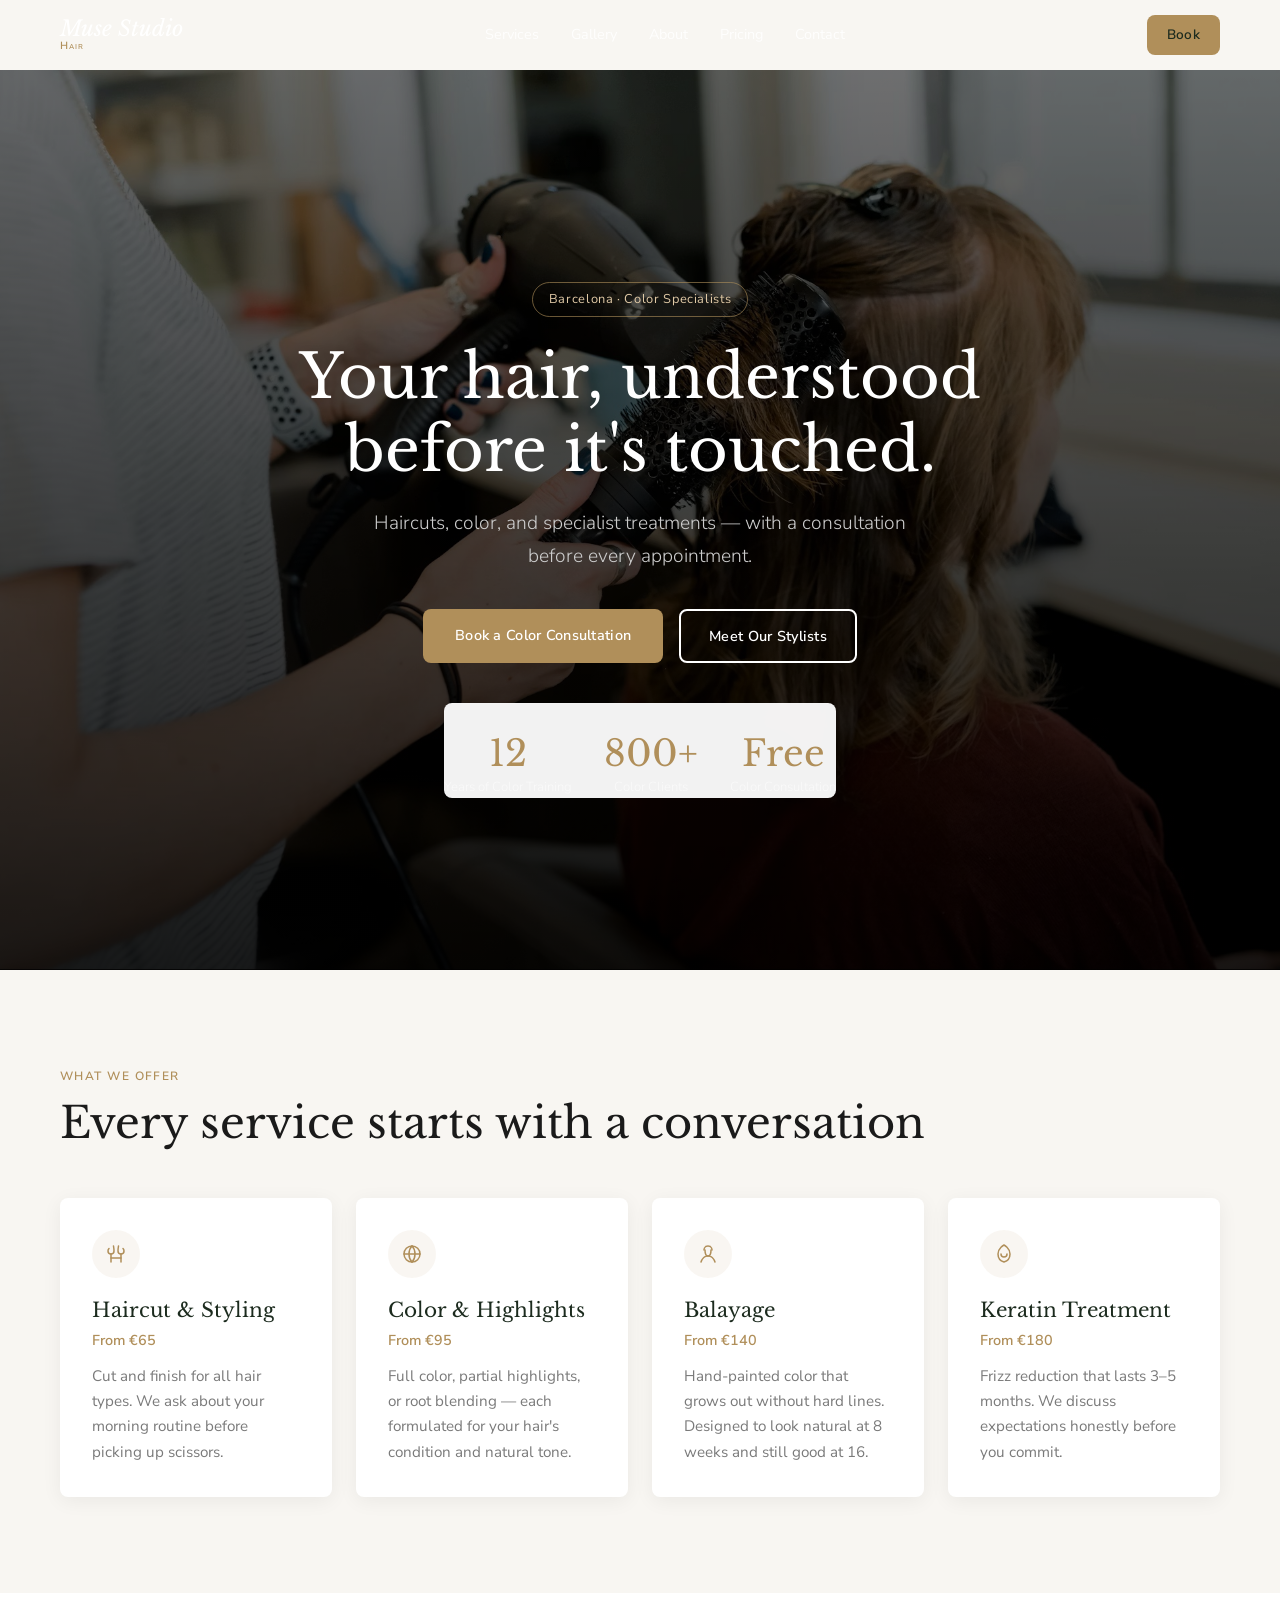
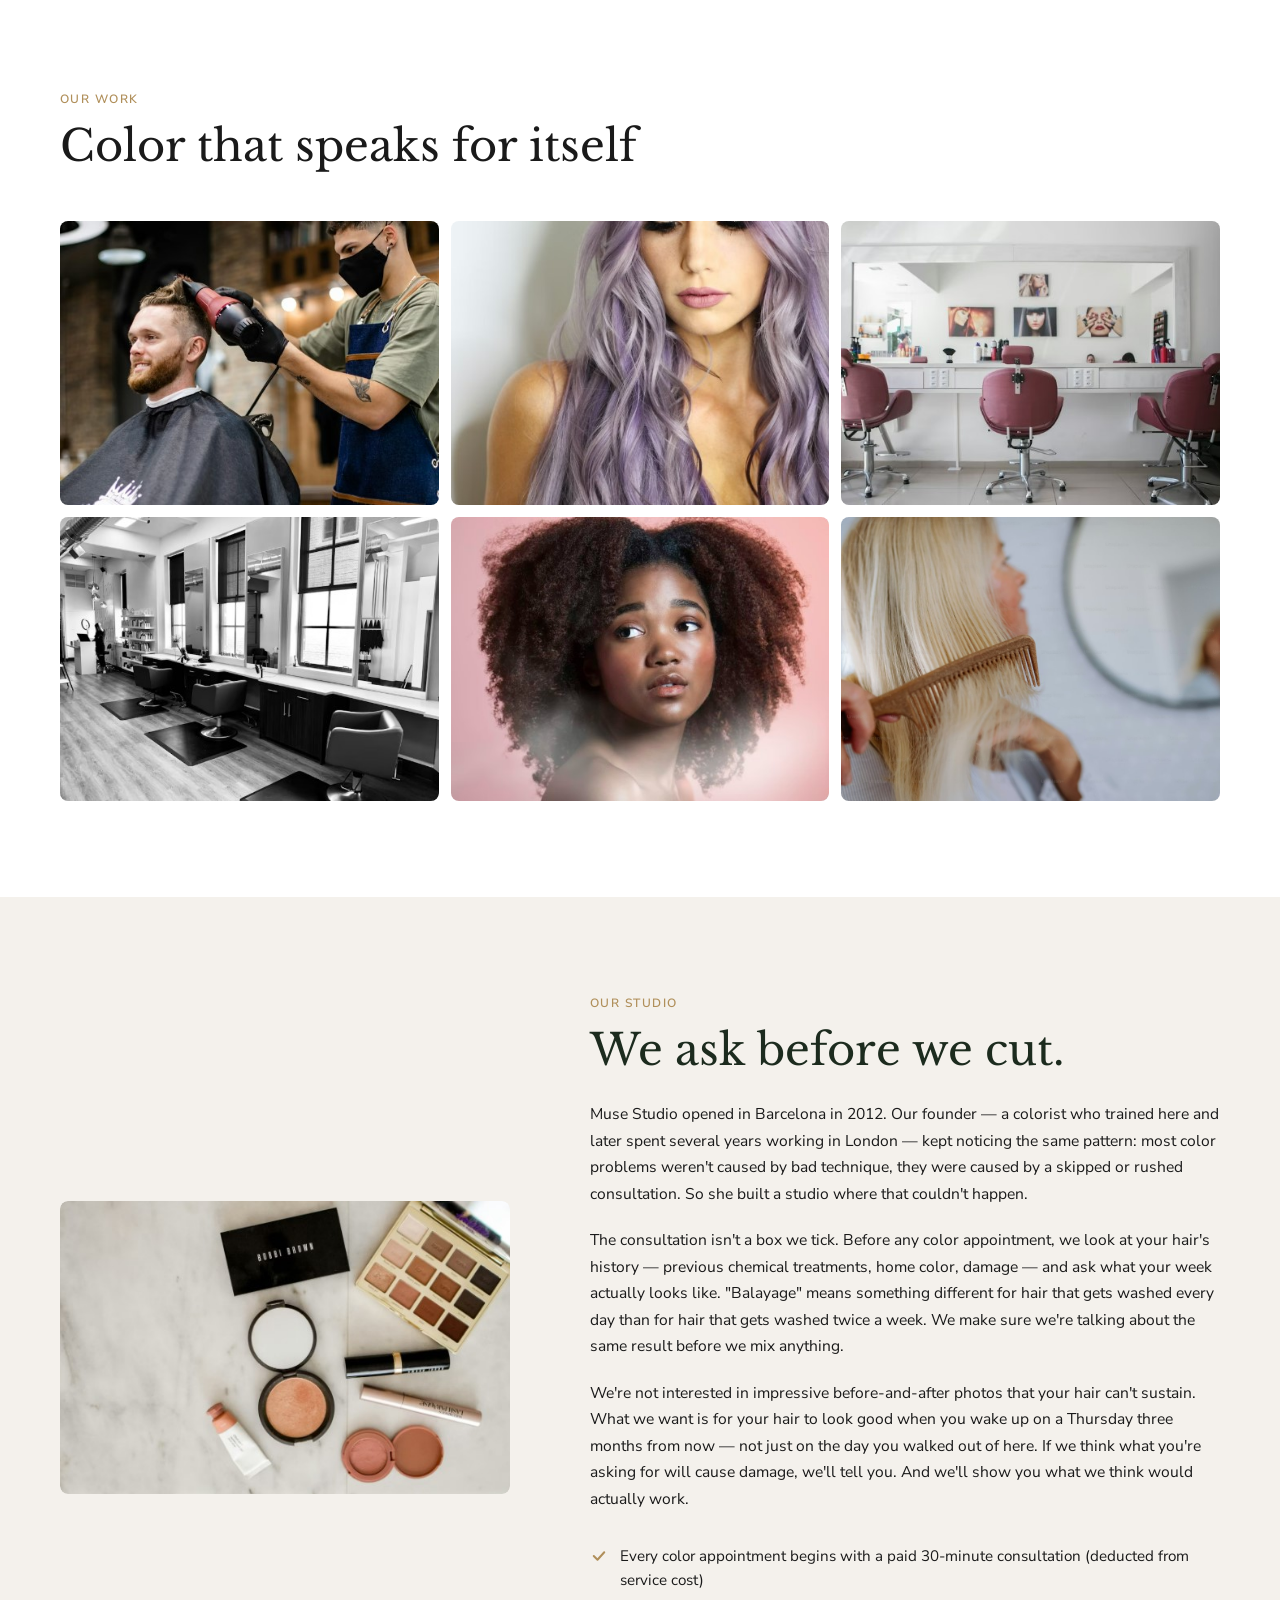
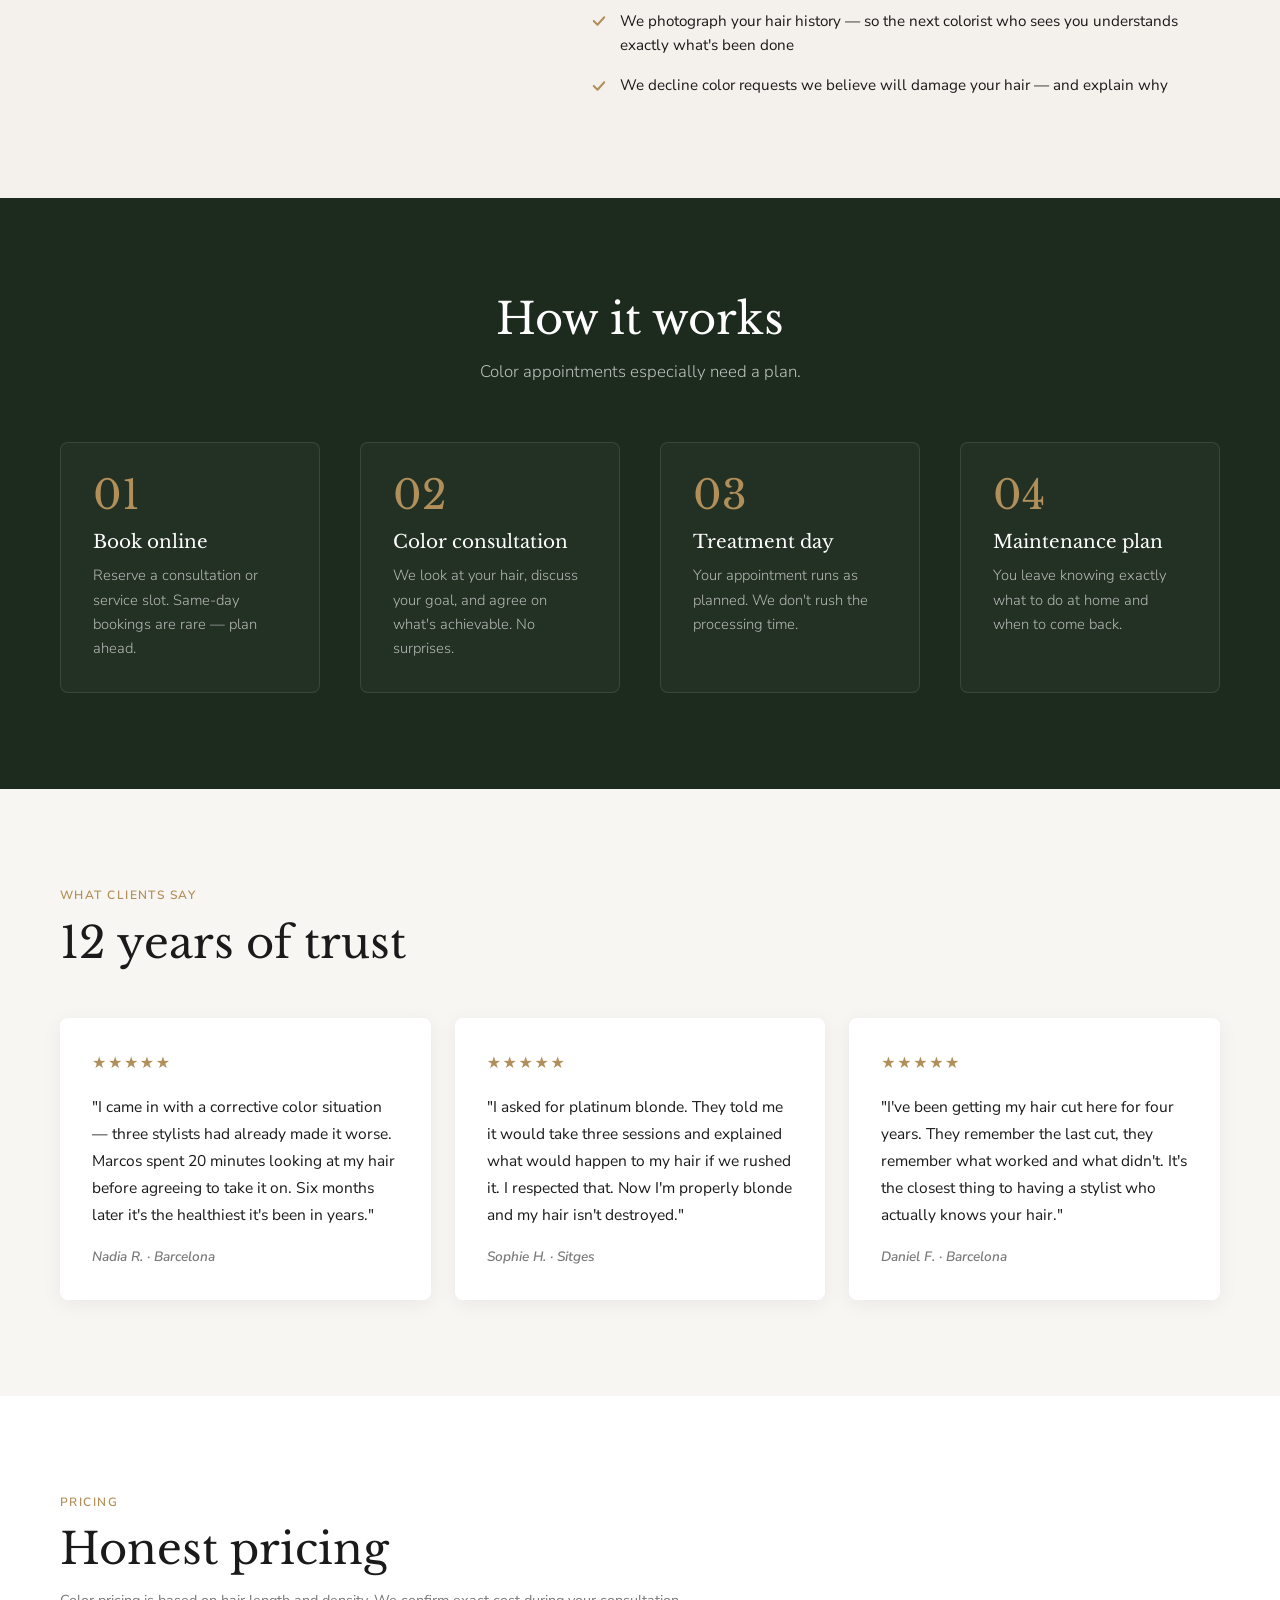
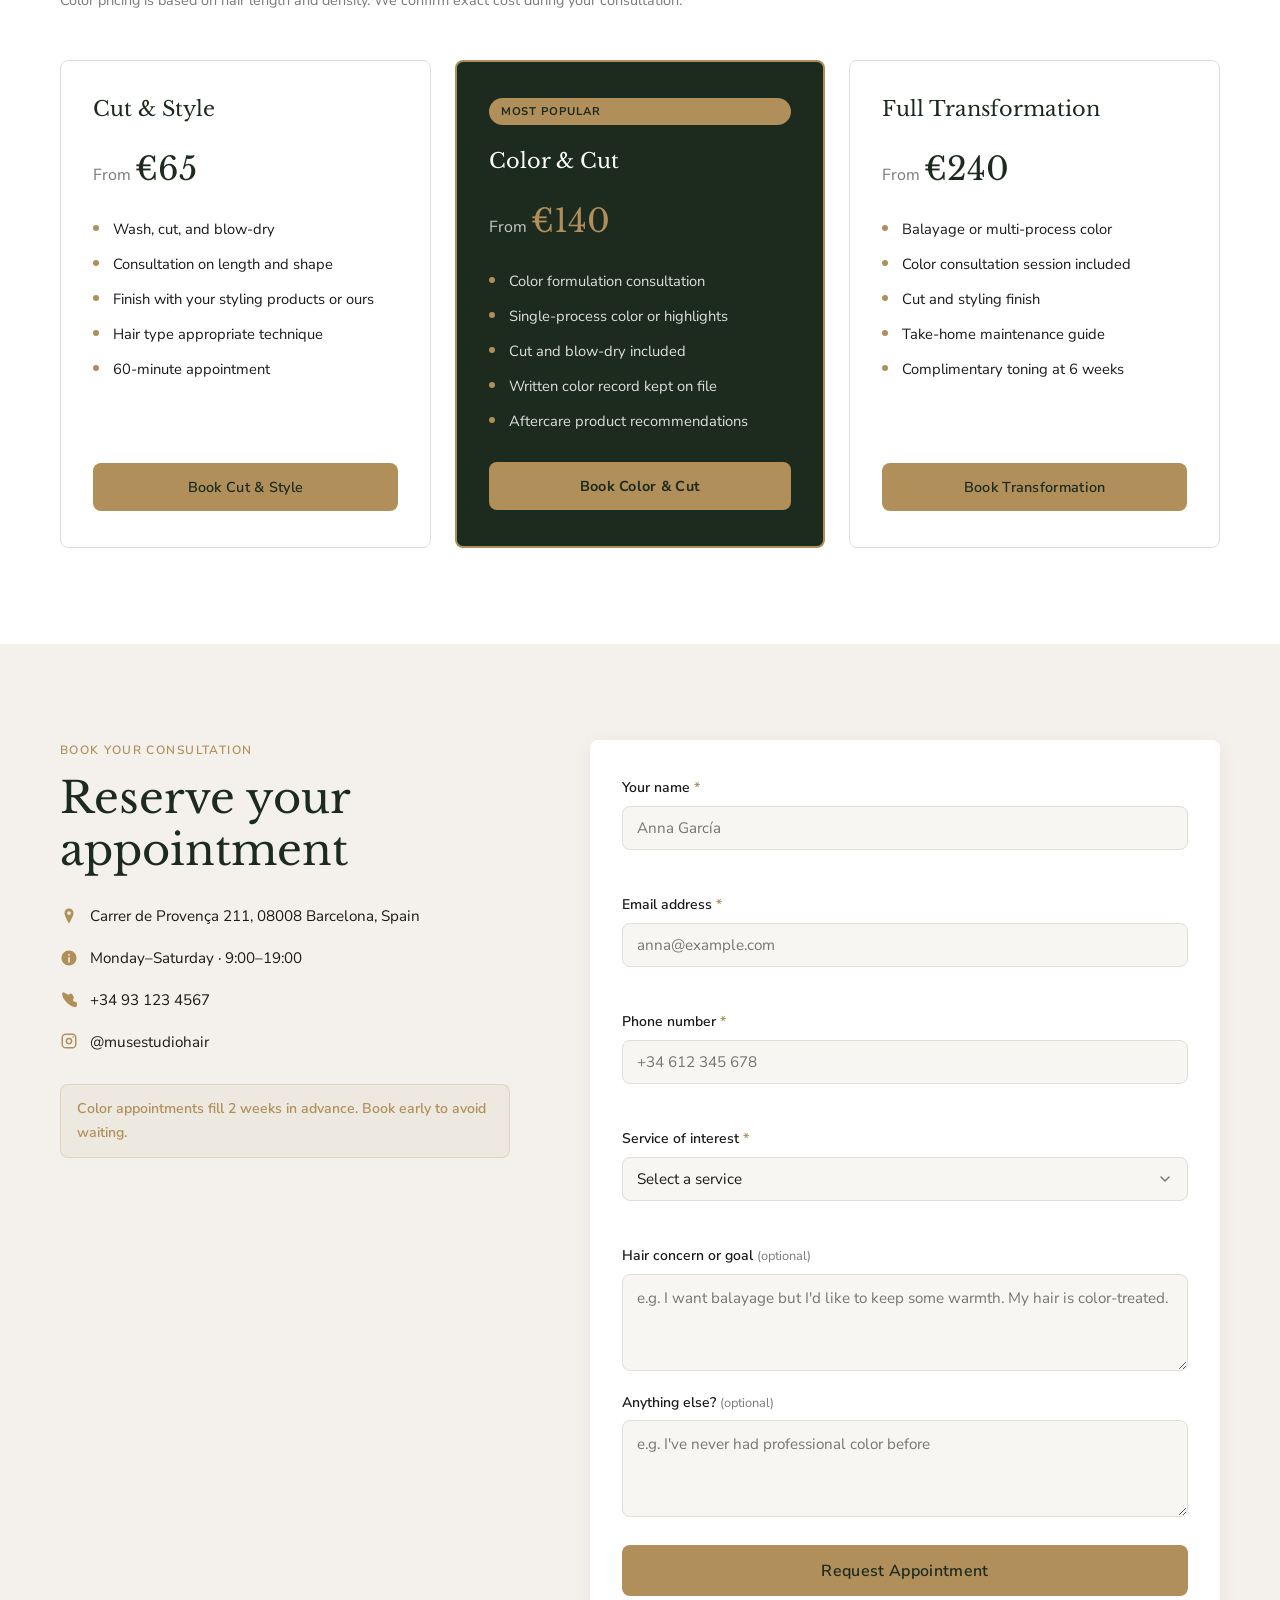
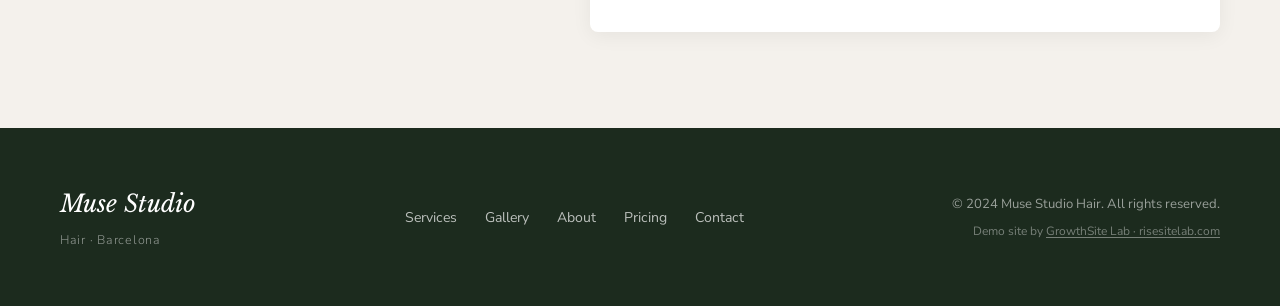
<file: index.html>
<!DOCTYPE html>
<html lang="en">
<head>
  <meta charset="UTF-8">
  <meta name="viewport" content="width=device-width, initial-scale=1.0">
  <meta name="description" content="Muse Studio Hair — boutique hair salon in Barcelona. Expert colorists with 12 years of training. Free color consultation before every appointment.">
  <meta property="og:title" content="Muse Studio Hair — Barcelona Color Specialists">
  <meta property="og:description" content="Haircuts, color, and specialist treatments with a consultation before every appointment. 12 years of color expertise.">
  <meta property="og:type" content="website">
  <link rel="icon" href="data:image/svg+xml,<svg xmlns='http://www.w83.org/2000/svg' viewBox='0 0 32 32'><rect width='32' height='32' rx='6' fill='%23000'/><text x='50%25' y='68%25' text-anchor='middle' font-family='sans-serif' font-weight='800' font-size='13' fill='%23FFD700'>GL</text></svg>">
  
    <title>Muse Studio Hair — Barcelona Color Specialists</title>

  <!-- Preload critical fonts -->
  <link rel="preload" href="https://fonts.googleapis.com/css2?family=Libre+Baskerville:ital,wght@0,400;0,700;1,400&family=Nunito+Sans:wght@300;400;600&display=swap" as="style">
  <link rel="stylesheet" href="https://fonts.googleapis.com/css2?family=Libre+Baskerville:ital,wght@0,400;0,700;1,400&family=Nunito+Sans:wght@300;400;600&display=swap">

  <link rel="stylesheet" href="css/styles.css">
</head>
<body>

  <!-- Schema.org SEO Microdata -->
  <script type="application/ld+json">
  {
    "@context": "https://schema.org",
    "@type": "HairSalon",
    "name": "Muse Studio Hair",
    "image": "assets/images/0.1_BakGround.jpg",
    "url": "https://muse-studio-hair.risesitelab.com",
    "telephone": "+34 93 123 4567",
    "address": {
      "@type": "PostalAddress",
      "streetAddress": "Carrer de Provença 211",
      "addressLocality": "Barcelona",
      "postalCode": "08008",
      "addressCountry": "ES"
    },
    "openingHoursSpecification": {
      "@type": "OpeningHoursSpecification",
      "dayOfWeek": ["Monday","Tuesday","Wednesday","Thursday","Friday","Saturday"],
      "opens": "09:00",
      "closes": "19:00"
    },
    "priceRange": "€€€"
  }
  </script>

  <!-- ===== HEADER ===== -->
  <header class="site-header" id="site-header">
    <div class="container header__inner">
      <a href="#" class="logo" aria-label="Muse Studio Hair — home">
        <span class="logo__name">Muse Studio</span>
        <span class="logo__sub">Hair</span>
      </a>

      <nav class="nav" id="desktop-nav" aria-label="Main navigation">
        <ul class="nav__list">
          <li><a class="nav__link" href="#services">Services</a></li>
          <li><a class="nav__link" href="#gallery">Gallery</a></li>
          <li><a class="nav__link" href="#about">About</a></li>
          <li><a class="nav__link" href="#pricing">Pricing</a></li>
          <li><a class="nav__link" href="#contact">Contact</a></li>
        </ul>
      </nav>

      <a href="#contact" class="btn btn--primary header__cta">Book</a>

      <button
        class="burger"
        id="burger"
        aria-label="Open navigation menu"
        aria-expanded="false"
        aria-controls="mobile-nav"
        type="button"
      >
        <span class="burger__line"></span>
        <span class="burger__line"></span>
        <span class="burger__line"></span>
      </button>
    </div>

    <!-- Mobile Nav Overlay -->
    <nav
      class="mobile-nav"
      id="mobile-nav"
      aria-label="Mobile navigation"
      aria-hidden="true"
    >
      <ul class="mobile-nav__list">
        <li><a class="mobile-nav__link" href="#services">Services</a></li>
        <li><a class="mobile-nav__link" href="#gallery">Gallery</a></li>
        <li><a class="mobile-nav__link" href="#about">About</a></li>
        <li><a class="mobile-nav__link" href="#pricing">Pricing</a></li>
        <li><a class="mobile-nav__link" href="#contact">Contact</a></li>
      </ul>
      <a href="#contact" class="btn btn--primary mobile-nav__cta">Book a Consultation</a>
    </nav>
  </header>

  <main>

    <!-- ===== HERO ===== -->
    <section class="hero" id="hero" aria-label="Hero" style="position: relative; overflow: hidden;">
      <!-- Background Image -->
      <div style="position: absolute; inset: 0; z-index: 0;">
        <img src="assets/images/0.1_BakGround.jpg" alt="" style="width: 100%; height: 100%; object-fit: cover; filter: brightness(0.55);" aria-hidden="true">
      </div>
      <!-- Gradient Overlay -->
      <div style="position: absolute; inset: 0; background: linear-gradient(to bottom, rgba(0,0,0,0.2), rgba(0,0,0,0.8)); z-index: 1;"></div>

      <div class="hero__inner container" style="position: relative; z-index: 2; color: #ffffff;">
        <span class="hero__badge reveal" style="color: #e0c9a6; border-color: rgba(176, 143, 90, 0.6);">Barcelona · Color Specialists</span>
        <h1 class="hero__heading reveal" style="color: #ffffff;">Your hair, understood before it's touched.</h1>
        <p class="hero__subtitle reveal" style="color: #cccccc;">Haircuts, color, and specialist treatments — with a consultation before every appointment.</p>
        <div class="hero__ctas reveal">
          <a href="#contact" class="btn btn--hero-primary" style="background: #B08F5A; color: #ffffff; border: none;">Book a Color Consultation</a>
          <a href="#about" class="btn btn--outline" style="border-color: #ffffff; color: #ffffff;">Meet Our Stylists</a>
        </div>
        <div class="hero__stats reveal" style="background: rgba(255, 255, 255, 0.95); backdrop-filter: blur(10px); border-radius: 8px; color: #111111;">
          <div class="hero__stat">
            <span class="hero__stat-num">12</span>
            <span class="hero__stat-label">Years of Color Training</span>
          </div>
          <div class="hero__stat">
            <span class="hero__stat-num">800+</span>
            <span class="hero__stat-label">Color Clients</span>
          </div>
          <div class="hero__stat">
            <span class="hero__stat-num">Free</span>
            <span class="hero__stat-label">Color Consultation</span>
          </div>
        </div>
      </div>
    </section>

    <!-- ===== SERVICES ===== -->
    <section class="services" id="services" aria-label="Services">
      <div class="container">
        <div class="section-header reveal">
          <span class="section-label">What We Offer</span>
          <h2>Every service starts with a conversation</h2>
        </div>

        <div class="services__grid">

          <article class="service-card reveal">
            <div class="service-card__icon" aria-hidden="true">
              <svg width="24" height="24" viewBox="0 0 24 24" fill="none" xmlns="http://www.w3.org/2000/svg" focusable="false">
                <path d="M9.5 4C9.5 4 10 7 10 9C10 11 8.5 12 7 12C5.5 12 4 11 4 9C4 7.5 5 6.5 5 6.5" stroke="#B08F5A" stroke-width="1.5" stroke-linecap="round"/>
                <path d="M14.5 4C14.5 4 14 7 14 9C14 11 15.5 12 17 12C18.5 12 20 11 20 9C20 7.5 19 6.5 19 6.5" stroke="#B08F5A" stroke-width="1.5" stroke-linecap="round"/>
                <path d="M7 12V20M17 12V20" stroke="#B08F5A" stroke-width="1.5" stroke-linecap="round"/>
                <path d="M7 16H17" stroke="#B08F5A" stroke-width="1.5" stroke-linecap="round"/>
              </svg>
            </div>
            <h3 class="service-card__title">Haircut &amp; Styling</h3>
            <span class="service-card__price">From €65</span>
            <p class="service-card__desc">Cut and finish for all hair types. We ask about your morning routine before picking up scissors.</p>
          </article>

          <article class="service-card reveal">
            <div class="service-card__icon" aria-hidden="true">
              <svg width="24" height="24" viewBox="0 0 24 24" fill="none" xmlns="http://www.w3.org/2000/svg" focusable="false">
                <circle cx="12" cy="12" r="8" stroke="#B08F5A" stroke-width="1.5"/>
                <path d="M12 4C12 4 9 7 9 12C9 17 12 20 12 20" stroke="#B08F5A" stroke-width="1.5" stroke-linecap="round"/>
                <path d="M12 4C12 4 15 7 15 12C15 17 12 20 12 20" stroke="#B08F5A" stroke-width="1.5" stroke-linecap="round"/>
                <path d="M4 12H20" stroke="#B08F5A" stroke-width="1.5" stroke-linecap="round"/>
              </svg>
            </div>
            <h3 class="service-card__title">Color &amp; Highlights</h3>
            <span class="service-card__price">From €95</span>
            <p class="service-card__desc">Full color, partial highlights, or root blending — each formulated for your hair's condition and natural tone.</p>
          </article>

          <article class="service-card reveal">
            <div class="service-card__icon" aria-hidden="true">
              <svg width="24" height="24" viewBox="0 0 24 24" fill="none" xmlns="http://www.w3.org/2000/svg" focusable="false">
                <path d="M5 20C5 20 7 14 12 14C17 14 19 20 19 20" stroke="#B08F5A" stroke-width="1.5" stroke-linecap="round"/>
                <path d="M8 8C8 8 8 4 12 4C16 4 16 8 16 8" stroke="#B08F5A" stroke-width="1.5" stroke-linecap="round"/>
                <path d="M9 8C9 11 10 14 12 14C14 14 15 11 15 8" stroke="#B08F5A" stroke-width="1.5" stroke-linecap="round"/>
              </svg>
            </div>
            <h3 class="service-card__title">Balayage</h3>
            <span class="service-card__price">From €140</span>
            <p class="service-card__desc">Hand-painted color that grows out without hard lines. Designed to look natural at 8 weeks and still good at 16.</p>
          </article>

          <article class="service-card reveal">
            <div class="service-card__icon" aria-hidden="true">
              <svg width="24" height="24" viewBox="0 0 24 24" fill="none" xmlns="http://www.w3.org/2000/svg" focusable="false">
                <path d="M12 3C12 3 6 6 6 12C6 16 8.5 19 12 20C15.5 19 18 16 18 12C18 6 12 3 12 3Z" stroke="#B08F5A" stroke-width="1.5" stroke-linecap="round" stroke-linejoin="round"/>
                <path d="M9 12C9 13.657 10.343 15 12 15C13.657 15 15 13.657 15 12" stroke="#B08F5A" stroke-width="1.5" stroke-linecap="round"/>
              </svg>
            </div>
            <h3 class="service-card__title">Keratin Treatment</h3>
            <span class="service-card__price">From €180</span>
            <p class="service-card__desc">Frizz reduction that lasts 3–5 months. We discuss expectations honestly before you commit.</p>
          </article>

        </div>
      </div>
    </section>

    <!-- ===== GALLERY ===== -->
    <section class="gallery" id="gallery" aria-label="Gallery">
      <div class="container">
        <div class="section-header reveal">
          <span class="section-label">Our Work</span>
          <h2>Color that speaks for itself</h2>
        </div>

        <div class="gallery__grid">

          <figure class="gallery__item reveal">
            <img src="assets/images/1_Men.jpg" alt="Before and after balayage transformation on dark brunette hair" width="800" height="600" loading="lazy">
            <figcaption class="gallery__caption">Balayage Transformation</figcaption>
          </figure>

          <figure class="gallery__item reveal">
            <img src="assets/images/2_Violet.jpg" alt="Warm honey highlights on medium-length hair, styled at Muse Studio" width="800" height="600" loading="lazy">
            <figcaption class="gallery__caption">Honey Highlights</figcaption>
          </figure>

          <figure class="gallery__item reveal">
            <img src="assets/images/3_Salon.jpg" alt="Interior of Muse Studio Hair salon in Barcelona" width="800" height="600" loading="lazy">
            <figcaption class="gallery__caption">Our Studio</figcaption>
          </figure>

          <figure class="gallery__item reveal">
            <img src="assets/images/4_Black_Salon.jpg" alt="Stylist applying balayage color at Muse Studio" width="800" height="600" loading="lazy">
            <figcaption class="gallery__caption">The Craft</figcaption>
          </figure>

          <figure class="gallery__item reveal">
            <img src="assets/images/5_Krulen.jpg" alt="Rich auburn full-color result on long straight hair" width="800" height="600" loading="lazy">
            <figcaption class="gallery__caption">Auburn Full Color</figcaption>
          </figure>

          <figure class="gallery__item reveal">
            <img src="assets/images/6_Soft_Blonde.jpg" alt="Soft blonde balayage with natural root shadow, loose waves" width="800" height="600" loading="lazy">
            <figcaption class="gallery__caption">Soft Blonde Balayage</figcaption>
          </figure>

        </div>
      </div>
    </section>

    <!-- ===== ABOUT ===== -->
    <section class="about" id="about" aria-label="About Muse Studio">
      <div class="container about__inner">

        <div class="about__image-wrap reveal">
          <img src="assets/images/7_Tools.jpg" alt="Muse Studio Hair — Barcelona salon interior with natural light" width="600" height="750" loading="lazy">
        </div>

        <div class="about__content">
          <span class="section-label reveal">Our Studio</span>
          <h2 class="reveal">We ask before we cut.</h2>

          <p class="reveal">Muse Studio opened in Barcelona in 2012. Our founder — a colorist who trained here and later spent several years working in London — kept noticing the same pattern: most color problems weren't caused by bad technique, they were caused by a skipped or rushed consultation. So she built a studio where that couldn't happen.</p>

          <p class="reveal">The consultation isn't a box we tick. Before any color appointment, we look at your hair's history — previous chemical treatments, home color, damage — and ask what your week actually looks like. "Balayage" means something different for hair that gets washed every day than for hair that gets washed twice a week. We make sure we're talking about the same result before we mix anything.</p>

          <p class="reveal">We're not interested in impressive before-and-after photos that your hair can't sustain. What we want is for your hair to look good when you wake up on a Thursday three months from now — not just on the day you walked out of here. If we think what you're asking for will cause damage, we'll tell you. And we'll show you what we think would actually work.</p>

          <ul class="about__bullets" aria-label="Our differentiators">
            <li class="about__bullet reveal">
              <span class="about__bullet-icon" aria-hidden="true">
                <svg width="18" height="18" viewBox="0 0 18 18" fill="none" xmlns="http://www.w3.org/2000/svg" focusable="false">
                  <path d="M3.75 9L7.5 12.75L14.25 5.25" stroke="#B08F5A" stroke-width="2" stroke-linecap="round" stroke-linejoin="round"/>
                </svg>
              </span>
              Every color appointment begins with a paid 30-minute consultation (deducted from service cost)
            </li>
            <li class="about__bullet reveal">
              <span class="about__bullet-icon" aria-hidden="true">
                <svg width="18" height="18" viewBox="0 0 18 18" fill="none" xmlns="http://www.w3.org/2000/svg" focusable="false">
                  <path d="M3.75 9L7.5 12.75L14.25 5.25" stroke="#B08F5A" stroke-width="2" stroke-linecap="round" stroke-linejoin="round"/>
                </svg>
              </span>
              We photograph your hair history — so the next colorist who sees you understands exactly what's been done
            </li>
            <li class="about__bullet reveal">
              <span class="about__bullet-icon" aria-hidden="true">
                <svg width="18" height="18" viewBox="0 0 18 18" fill="none" xmlns="http://www.w3.org/2000/svg" focusable="false">
                  <path d="M3.75 9L7.5 12.75L14.25 5.25" stroke="#B08F5A" stroke-width="2" stroke-linecap="round" stroke-linejoin="round"/>
                </svg>
              </span>
              We decline color requests we believe will damage your hair — and explain why
            </li>
          </ul>
        </div>

      </div>
    </section>

    <!-- ===== PROCESS ===== -->
    <section class="process" id="process" aria-label="How it works">
      <div class="container">
        <div class="process__header reveal">
          <h2>How it works</h2>
          <p class="process__subtitle">Color appointments especially need a plan.</p>
        </div>

        <div class="process__steps">

          <div class="process__step reveal">
            <span class="process__num" aria-hidden="true">01</span>
            <h3 class="process__step-title">Book online</h3>
            <p class="process__step-desc">Reserve a consultation or service slot. Same-day bookings are rare — plan ahead.</p>
          </div>

          <div class="process__step reveal">
            <span class="process__num" aria-hidden="true">02</span>
            <h3 class="process__step-title">Color consultation</h3>
            <p class="process__step-desc">We look at your hair, discuss your goal, and agree on what's achievable. No surprises.</p>
          </div>

          <div class="process__step reveal">
            <span class="process__num" aria-hidden="true">03</span>
            <h3 class="process__step-title">Treatment day</h3>
            <p class="process__step-desc">Your appointment runs as planned. We don't rush the processing time.</p>
          </div>

          <div class="process__step reveal">
            <span class="process__num" aria-hidden="true">04</span>
            <h3 class="process__step-title">Maintenance plan</h3>
            <p class="process__step-desc">You leave knowing exactly what to do at home and when to come back.</p>
          </div>

        </div>
      </div>
    </section>

    <!-- ===== TESTIMONIALS ===== -->
    <section class="testimonials" id="testimonials" aria-label="Client testimonials">
      <div class="container">
        <div class="section-header reveal">
          <span class="section-label">What Clients Say</span>
          <h2>12 years of trust</h2>
        </div>

        <div class="testimonials__grid">

          <article class="testimonial-card reveal">
            <div class="testimonial-card__stars" aria-label="5 out of 5 stars">
              <span aria-hidden="true">★★★★★</span>
            </div>
            <blockquote class="testimonial-card__quote">
              "I came in with a corrective color situation — three stylists had already made it worse. Marcos spent 20 minutes looking at my hair before agreeing to take it on. Six months later it's the healthiest it's been in years."
            </blockquote>
            <cite class="testimonial-card__client">Nadia R. · Barcelona</cite>
          </article>

          <article class="testimonial-card reveal">
            <div class="testimonial-card__stars" aria-label="5 out of 5 stars">
              <span aria-hidden="true">★★★★★</span>
            </div>
            <blockquote class="testimonial-card__quote">
              "I asked for platinum blonde. They told me it would take three sessions and explained what would happen to my hair if we rushed it. I respected that. Now I'm properly blonde and my hair isn't destroyed."
            </blockquote>
            <cite class="testimonial-card__client">Sophie H. · Sitges</cite>
          </article>

          <article class="testimonial-card reveal">
            <div class="testimonial-card__stars" aria-label="5 out of 5 stars">
              <span aria-hidden="true">★★★★★</span>
            </div>
            <blockquote class="testimonial-card__quote">
              "I've been getting my hair cut here for four years. They remember the last cut, they remember what worked and what didn't. It's the closest thing to having a stylist who actually knows your hair."
            </blockquote>
            <cite class="testimonial-card__client">Daniel F. · Barcelona</cite>
          </article>

        </div>
      </div>
    </section>

    <!-- ===== PRICING ===== -->
    <section class="pricing" id="pricing" aria-label="Pricing">
      <div class="container">
        <div class="section-header reveal">
          <span class="section-label">Pricing</span>
          <h2>Honest pricing</h2>
          <p class="pricing__note">Color pricing is based on hair length and density. We confirm exact cost during your consultation.</p>
        </div>

        <div class="pricing__grid">

          <!-- Tier 1 -->
          <article class="pricing-card reveal">
            <h3 class="pricing-card__name">Cut &amp; Style</h3>
            <div class="pricing-card__price">From <strong>€65</strong></div>
            <ul class="pricing-card__features" aria-label="Cut and Style features">
              <li>Wash, cut, and blow-dry</li>
              <li>Consultation on length and shape</li>
              <li>Finish with your styling products or ours</li>
              <li>Hair type appropriate technique</li>
              <li>60-minute appointment</li>
            </ul>
            <a href="#contact" class="btn btn--primary pricing-card__cta">Book Cut &amp; Style</a>
          </article>

          <!-- Tier 2 — FEATURED -->
          <article class="pricing-card pricing-card--featured reveal" aria-label="Featured: Color and Cut">
            <span class="pricing-card__badge">Most Popular</span>
            <h3 class="pricing-card__name">Color &amp; Cut</h3>
            <div class="pricing-card__price">From <strong>€140</strong></div>
            <ul class="pricing-card__features" aria-label="Color and Cut features">
              <li>Color formulation consultation</li>
              <li>Single-process color or highlights</li>
              <li>Cut and blow-dry included</li>
              <li>Written color record kept on file</li>
              <li>Aftercare product recommendations</li>
            </ul>
            <a href="#contact" class="btn btn--brass-dark pricing-card__cta">Book Color &amp; Cut</a>
          </article>

          <!-- Tier 3 -->
          <article class="pricing-card reveal">
            <h3 class="pricing-card__name">Full Transformation</h3>
            <div class="pricing-card__price">From <strong>€240</strong></div>
            <ul class="pricing-card__features" aria-label="Full Transformation features">
              <li>Balayage or multi-process color</li>
              <li>Color consultation session included</li>
              <li>Cut and styling finish</li>
              <li>Take-home maintenance guide</li>
              <li>Complimentary toning at 6 weeks</li>
            </ul>
            <a href="#contact" class="btn btn--primary pricing-card__cta">Book Transformation</a>
          </article>

        </div>
      </div>
    </section>

    <!-- ===== CONTACT & BOOKING ===== -->
    <section class="contact" id="contact" aria-label="Book your consultation">
      <div class="container contact__inner">

        <div class="contact__info">
          <span class="section-label reveal">Book Your Consultation</span>
          <h2 class="reveal">Reserve your appointment</h2>

          <address class="contact__details reveal">
            <div class="contact__detail">
              <svg class="contact__detail-icon" width="18" height="18" viewBox="0 0 18 18" fill="none" xmlns="http://www.w3.org/2000/svg" aria-hidden="true" focusable="false">
                <path d="M9 1.5C6.51 1.5 4.5 3.51 4.5 6C4.5 9.375 9 16.5 9 16.5C9 16.5 13.5 9.375 13.5 6C13.5 3.51 11.49 1.5 9 1.5ZM9 7.875C7.965 7.875 7.125 7.035 7.125 6C7.125 4.965 7.965 4.125 9 4.125C10.035 4.125 10.875 4.965 10.875 6C10.875 7.035 10.035 7.875 9 7.875Z" fill="#B08F5A"/>
              </svg>
              <span>Carrer de Provença 211, 08008 Barcelona, Spain</span>
            </div>
            <div class="contact__detail">
              <svg class="contact__detail-icon" width="18" height="18" viewBox="0 0 18 18" fill="none" xmlns="http://www.w3.org/2000/svg" aria-hidden="true" focusable="false">
                <path d="M9 1.5C4.86 1.5 1.5 4.86 1.5 9C1.5 13.14 4.86 16.5 9 16.5C13.14 16.5 16.5 13.14 16.5 9C16.5 4.86 13.14 1.5 9 1.5ZM9.75 13.5H8.25V8.25H9.75V13.5ZM9.75 6.75H8.25V5.25H9.75V6.75Z" fill="#B08F5A"/>
              </svg>
              <span>Monday–Saturday · 9:00–19:00</span>
            </div>
            <div class="contact__detail">
              <svg class="contact__detail-icon" width="18" height="18" viewBox="0 0 18 18" fill="none" xmlns="http://www.w3.org/2000/svg" aria-hidden="true" focusable="false">
                <path d="M3.375 2.25C3.375 2.25 2.25 2.25 2.25 3.375C2.25 4.5 2.25 7.875 6.75 12.375C11.25 16.875 14.625 16.875 15.75 16.875C16.875 16.875 16.875 15.75 16.875 15.75L16.875 13.125C16.875 13.125 16.875 12 15.75 12C15.75 12 14.4375 12 13.5 11.0625C13.5 11.0625 12.375 10.125 13.5 9C14.625 7.875 12.375 4.5 12.375 4.5C12.375 4.5 11.8125 3.375 10.6875 3.375C9.5625 3.375 9 4.5 9 4.5C8.25 5.25 6 3.375 3.375 2.25Z" fill="#B08F5A"/>
              </svg>
              <a href="tel:+34931234567" class="contact__link">+34 93 123 4567</a>
            </div>
            <div class="contact__detail">
              <svg class="contact__detail-icon" width="18" height="18" viewBox="0 0 18 18" fill="none" xmlns="http://www.w3.org/2000/svg" aria-hidden="true" focusable="false">
                <rect x="2.25" y="2.25" width="13.5" height="13.5" rx="3.375" stroke="#B08F5A" stroke-width="1.5"/>
                <circle cx="9" cy="9" r="2.625" stroke="#B08F5A" stroke-width="1.5"/>
                <circle cx="13.125" cy="4.875" r="0.75" fill="#B08F5A"/>
              </svg>
              <a href="https://instagram.com/musestudiohair" class="contact__link" target="_blank" rel="noopener noreferrer">@musestudiohair</a>
            </div>
          </address>

          <p class="contact__urgency reveal">Color appointments fill 2 weeks in advance. Book early to avoid waiting.</p>
        </div>

        <div class="contact__form-wrap">
          <form id="booking-form" class="booking-form reveal" novalidate aria-label="Appointment request form">

            <div class="form-field">
              <label class="form-label" for="field-name">Your name <span class="form-required" aria-hidden="true">*</span></label>
              <input
                class="form-input"
                type="text"
                id="field-name"
                name="name"
                placeholder="Anna García"
                required
                autocomplete="name"
                aria-required="true"
              >
              <span class="field-error" id="error-name" role="alert" aria-live="polite"></span>
            </div>

            <div class="form-field">
              <label class="form-label" for="field-email">Email address <span class="form-required" aria-hidden="true">*</span></label>
              <input
                class="form-input"
                type="email"
                id="field-email"
                name="email"
                placeholder="anna@example.com"
                required
                autocomplete="email"
                aria-required="true"
              >
              <span class="field-error" id="error-email" role="alert" aria-live="polite"></span>
            </div>

            <div class="form-field">
              <label class="form-label" for="field-phone">Phone number <span class="form-required" aria-hidden="true">*</span></label>
              <input
                class="form-input"
                type="tel"
                id="field-phone"
                name="phone"
                placeholder="+34 612 345 678"
                required
                autocomplete="tel"
                aria-required="true"
              >
              <span class="field-error" id="error-phone" role="alert" aria-live="polite"></span>
            </div>

            <div class="form-field">
              <label class="form-label" for="field-service">Service of interest <span class="form-required" aria-hidden="true">*</span></label>
              <select
                class="form-input form-select"
                id="field-service"
                name="service"
                required
                aria-required="true"
              >
                <option value="" disabled selected>Select a service</option>
                <option value="haircut-styling">Haircut &amp; Styling</option>
                <option value="color-highlights">Color &amp; Highlights</option>
                <option value="balayage">Balayage</option>
                <option value="keratin-treatment">Keratin Treatment</option>
                <option value="not-sure">Not sure — I'd like advice</option>
              </select>
              <span class="field-error" id="error-service" role="alert" aria-live="polite"></span>
            </div>

            <div class="form-field">
              <label class="form-label" for="field-concern">Hair concern or goal <span class="form-optional">(optional)</span></label>
              <textarea
                class="form-input form-textarea"
                id="field-concern"
                name="concern"
                rows="3"
                placeholder="e.g. I want balayage but I'd like to keep some warmth. My hair is color-treated."
              ></textarea>
            </div>

            <div class="form-field">
              <label class="form-label" for="field-message">Anything else? <span class="form-optional">(optional)</span></label>
              <textarea
                class="form-input form-textarea"
                id="field-message"
                name="message"
                rows="3"
                placeholder="e.g. I've never had professional color before"
              ></textarea>
            </div>

            <button type="submit" class="btn btn--primary form-submit">Request Appointment</button>

            <div id="form-success" hidden role="status" tabindex="-1" class="form-feedback form-feedback--success">
              Your request is received. We'll be in touch within one business day.
            </div>

            <div id="form-error" hidden role="alert" class="form-feedback form-feedback--error">
              Something went wrong. Please try again or call us directly.
            </div>

          </form>
        </div>

      </div>
    </section>

  </main>

  <!-- ===== FOOTER ===== -->
  <footer class="site-footer" aria-label="Site footer">
    <div class="container footer__inner">

      <div class="footer__brand">
        <span class="footer__logo">Muse Studio</span>
        <span class="footer__tagline">Hair · Barcelona</span>
      </div>

      <nav class="footer__nav" aria-label="Footer navigation">
        <ul class="footer__nav-list">
          <li><a class="footer__nav-link" href="#services">Services</a></li>
          <li><a class="footer__nav-link" href="#gallery">Gallery</a></li>
          <li><a class="footer__nav-link" href="#about">About</a></li>
          <li><a class="footer__nav-link" href="#pricing">Pricing</a></li>
          <li><a class="footer__nav-link" href="#contact">Contact</a></li>
        </ul>
      </nav>

      <div class="footer__legal">
        <p class="footer__copyright">© 2024 Muse Studio Hair. All rights reserved.</p>
        <p class="footer__credit">Demo site by <a href="https://risesitelab.com" class="footer__credit-link" target="_blank" rel="noopener noreferrer">GrowthSite Lab · risesitelab.com</a></p>
      </div>

    </div>
  </footer>

  <script src="js/main.js" defer></script>
</body>
</html>
</file>
<file: css/styles.css>
/* ===== CUSTOM PROPERTIES ===== */
:root {
  --warm-white: #F8F6F2;
  --forest: #1C2B1E;
  --brass: #B08F5A;
  --sage: #8FA08C;
  --text: #1A1A1A;
  --muted: #7A7A7A;
  --white: #FFFFFF;
  --blush-section: #F4F1EC;
  --border: #E2DDD5;
  --container: 1200px;
  --section-v: 96px;
  --radius: 8px;
  --shadow: 0 4px 20px rgba(0, 0, 0, 0.06);
  --transition: all 0.3s ease;
  --font-heading: 'Libre Baskerville', Georgia, serif;
  --font-body: 'Nunito Sans', system-ui, sans-serif;
}

/* ===== RESET & BASE ===== */
*,
*::before,
*::after {
  box-sizing: border-box;
  margin: 0;
  padding: 0;
}

html {
  scroll-behavior: smooth;
  font-size: 16px;
}

body {
  font-family: var(--font-body);
  font-weight: 400;
  font-size: 1rem;
  line-height: 1.7;
  color: var(--text);
  background-color: var(--warm-white);
  -webkit-font-smoothing: antialiased;
  -moz-osx-font-smoothing: grayscale;
}

img {
  display: block;
  max-width: 100%;
  height: auto;
}

ul {
  list-style: none;
}

a {
  color: inherit;
  text-decoration: none;
}

button {
  cursor: pointer;
  font-family: var(--font-body);
  border: none;
  background: none;
}

address {
  font-style: normal;
}

blockquote {
  quotes: none;
}

/* ===== TYPOGRAPHY ===== */
h1,
h2,
h3,
h4 {
  font-family: var(--font-heading);
  font-weight: 400;
  line-height: 1.2;
}

h1 {
  font-size: clamp(2.4rem, 5.5vw, 3.8rem);
}

h2 {
  font-size: clamp(1.8rem, 3.5vw, 2.7rem);
}

h3 {
  font-size: 1.25rem;
}

/* ===== LAYOUT UTILITIES ===== */
.container {
  width: 100%;
  max-width: var(--container);
  margin-inline: auto;
  padding-inline: 1.25rem;
}

/* ===== BUTTONS ===== */
.btn {
  display: inline-block;
  font-family: var(--font-body);
  font-weight: 600;
  font-size: 0.9rem;
  letter-spacing: 0.02em;
  padding: 0.75rem 1.75rem;
  border-radius: var(--radius);
  transition: var(--transition);
  cursor: pointer;
  text-align: center;
  white-space: nowrap;
}

.btn--primary {
  background: var(--brass);
  color: var(--forest);
}

.btn--primary:hover,
.btn--primary:focus-visible {
  background: #c8a46a;
  color: var(--forest);
}

.btn--hero-primary {
  background: var(--brass);
  color: var(--forest);
  font-weight: 600;
  padding: 0.875rem 2rem;
  border-radius: var(--radius);
  transition: var(--transition);
}

.btn--hero-primary:hover,
.btn--hero-primary:focus-visible {
  background: #c8a46a;
}

.btn--outline {
  border: 2px solid currentColor;
  background: transparent;
  color: var(--white);
  padding: 0.8125rem 1.75rem;
  border-radius: var(--radius);
  transition: var(--transition);
}

.btn--outline:hover,
.btn--outline:focus-visible {
  background: rgba(255, 255, 255, 0.1);
}

.btn--brass-dark {
  background: var(--brass);
  color: var(--forest);
  font-weight: 700;
  padding: 0.75rem 1.75rem;
  border-radius: var(--radius);
  transition: var(--transition);
}

.btn--brass-dark:hover,
.btn--brass-dark:focus-visible {
  background: #c8a46a;
}

/* ===== SECTION LABEL ===== */
.section-label {
  display: block;
  font-family: var(--font-body);
  font-size: 0.75rem;
  font-weight: 600;
  text-transform: uppercase;
  letter-spacing: 0.12em;
  color: var(--brass);
  margin-bottom: 0.75rem;
}

/* ===== SECTION HEADER ===== */
.section-header {
  margin-bottom: 3rem;
}

.section-header h2 {
  margin-top: 0.5rem;
}

/* ===== SCROLL REVEAL ===== */
.reveal {
  opacity: 0;
  transform: translateY(20px);
  transition: opacity 0.5s ease, transform 0.5s ease;
}

.reveal.visible {
  opacity: 1;
  transform: none;
}

/* ===== HEADER ===== */
.site-header {
  position: sticky;
  top: 0;
  z-index: 100;
  background: transparent;
  transition: background 0.3s ease, border-bottom 0.3s ease, box-shadow 0.3s ease;
}

.site-header.scrolled {
  background: var(--warm-white);
  border-bottom: 1px solid var(--border);
  box-shadow: 0 2px 12px rgba(0, 0, 0, 0.04);
}

.header__inner {
  display: flex;
  align-items: center;
  justify-content: space-between;
  gap: 1.5rem;
  height: 70px;
}

/* Logo */
.logo {
  display: flex;
  flex-direction: column;
  line-height: 1;
  flex-shrink: 0;
}

.logo__name {
  font-family: var(--font-heading);
  font-style: italic;
  font-weight: 400;
  font-size: 1.35rem;
  color: var(--white);
  transition: color 0.3s ease;
}

.site-header.scrolled .logo__name {
  color: var(--forest);
}

.logo__sub {
  font-family: var(--font-body);
  font-variant: small-caps;
  font-size: 0.65rem;
  font-weight: 600;
  letter-spacing: 0.1em;
  color: var(--brass);
  margin-top: 0.1rem;
}

/* Desktop Nav */
.nav {
  display: none;
}

.nav__list {
  display: flex;
  gap: 2rem;
  align-items: center;
}

.nav__link {
  font-size: 0.9rem;
  font-weight: 400;
  color: rgba(255, 255, 255, 0.85);
  transition: color 0.3s ease;
}

.nav__link:hover {
  color: var(--brass);
}

.site-header.scrolled .nav__link {
  color: var(--text);
}

.site-header.scrolled .nav__link:hover {
  color: var(--brass);
}

.header__cta {
  display: none;
  font-size: 0.85rem;
  padding: 0.55rem 1.25rem;
}

/* Burger */
.burger {
  display: flex;
  flex-direction: column;
  justify-content: center;
  gap: 5px;
  width: 40px;
  height: 40px;
  padding: 8px;
  border-radius: 4px;
  transition: var(--transition);
  flex-shrink: 0;
}

.burger__line {
  display: block;
  width: 100%;
  height: 2px;
  background: var(--white);
  border-radius: 2px;
  transition: var(--transition);
  transform-origin: center;
}

.site-header.scrolled .burger__line {
  background: var(--forest);
}

.burger[aria-expanded="true"] .burger__line:nth-child(1) {
  transform: translateY(7px) rotate(45deg);
}

.burger[aria-expanded="true"] .burger__line:nth-child(2) {
  opacity: 0;
  transform: scaleX(0);
}

.burger[aria-expanded="true"] .burger__line:nth-child(3) {
  transform: translateY(-7px) rotate(-45deg);
}

/* Mobile Nav */
.mobile-nav {
  position: fixed;
  inset: 0;
  background: var(--forest);
  z-index: 99;
  display: flex;
  flex-direction: column;
  align-items: center;
  justify-content: center;
  gap: 2rem;
  transform: translateX(100%);
  transition: transform 0.35s ease;
  pointer-events: none;
}

.mobile-nav.is-open {
  transform: translateX(0);
  pointer-events: auto;
}

.mobile-nav__list {
  display: flex;
  flex-direction: column;
  align-items: center;
  gap: 1.5rem;
}

.mobile-nav__link {
  font-family: var(--font-heading);
  font-size: 1.75rem;
  color: var(--white);
  transition: color 0.2s ease;
}

.mobile-nav__link:hover {
  color: var(--brass);
}

.mobile-nav__cta {
  margin-top: 1rem;
  font-size: 1rem;
}

/* Tablet+ header */
@media (min-width: 768px) {
  .header__cta {
    display: inline-block;
  }
}

@media (min-width: 1024px) {
  .nav {
    display: flex;
    align-items: center;
  }

  .burger {
    display: none;
  }
}

/* ===== HERO ===== */
.hero {
  min-height: 100vh;
  background: var(--forest);
  display: flex;
  flex-direction: column;
  justify-content: center;
  align-items: center;
  text-align: center;
  padding-block: 120px 80px;
}

.hero__inner {
  display: flex;
  flex-direction: column;
  align-items: center;
}

.hero__badge {
  display: inline-block;
  border: 1px solid rgba(176, 143, 90, 0.4);
  border-radius: 100px;
  padding: 0.375rem 1rem;
  color: var(--brass);
  font-size: 0.8rem;
  font-family: var(--font-body);
  font-weight: 400;
  letter-spacing: 0.05em;
  margin-bottom: 1.5rem;
}

.hero__heading {
  color: var(--white);
  max-width: 16ch;
  margin-bottom: 1.25rem;
}

.hero__subtitle {
  font-weight: 300;
  font-size: clamp(1rem, 2vw, 1.2rem);
  color: rgba(255, 255, 255, 0.7);
  max-width: 46ch;
  margin-bottom: 2.25rem;
}

.hero__ctas {
  display: flex;
  flex-wrap: wrap;
  gap: 1rem;
  justify-content: center;
}

.hero__stats {
  display: flex;
  flex-wrap: wrap;
  gap: 2rem;
  padding-top: 2rem;
  border-top: 1px solid rgba(255, 255, 255, 0.15);
  margin-top: 2.5rem;
  justify-content: center;
}

.hero__stat {
  display: flex;
  flex-direction: column;
  align-items: center;
  gap: 0.25rem;
}

.hero__stat-num {
  font-family: var(--font-heading);
  font-size: 2.25rem;
  font-weight: 400;
  color: var(--brass);
  line-height: 1;
}

.hero__stat-label {
  font-size: 0.82rem;
  color: rgba(255, 255, 255, 0.6);
  font-weight: 300;
}

/* ===== SERVICES ===== */
.services {
  background: var(--warm-white);
  padding-block: var(--section-v);
}

.services__grid {
  display: grid;
  grid-template-columns: 1fr;
  gap: 1.5rem;
}

.service-card {
  background: var(--white);
  border-radius: var(--radius);
  padding: 2rem;
  box-shadow: var(--shadow);
  transition: transform 0.3s ease, box-shadow 0.3s ease;
}

.service-card:hover {
  transform: translateY(-4px);
  box-shadow: 0 12px 32px rgba(0, 0, 0, 0.1);
}

.service-card__icon {
  width: 48px;
  height: 48px;
  display: flex;
  align-items: center;
  justify-content: center;
  background: rgba(176, 143, 90, 0.08);
  border-radius: 50%;
  margin-bottom: 1.25rem;
}

.service-card__title {
  color: var(--forest);
  margin-bottom: 0.35rem;
}

.service-card__price {
  display: block;
  font-family: var(--font-body);
  font-weight: 600;
  font-size: 0.9rem;
  color: var(--brass);
  margin-bottom: 0.75rem;
}

.service-card__desc {
  font-size: 0.95rem;
  color: var(--muted);
  line-height: 1.65;
}

@media (min-width: 768px) {
  .services__grid {
    grid-template-columns: repeat(2, 1fr);
  }
}

@media (min-width: 1024px) {
  .services__grid {
    grid-template-columns: repeat(4, 1fr);
  }
}

/* ===== GALLERY ===== */
.gallery {
  background: var(--white);
  padding-block: var(--section-v);
}

.gallery__grid {
  display: grid;
  grid-template-columns: 1fr;
  gap: 12px;
}

.gallery__item {
  position: relative;
  overflow: hidden;
  border-radius: var(--radius);
  aspect-ratio: 4 / 3;
}

.gallery__item img {
  width: 100%;
  height: 100%;
  object-fit: cover;
  transition: transform 0.5s ease;
}

.gallery__item:hover img {
  transform: scale(1.04);
}

.gallery__caption {
  position: absolute;
  inset: 0;
  background: rgba(28, 43, 30, 0.75);
  display: flex;
  align-items: flex-end;
  padding: 1.25rem;
  color: var(--brass);
  font-family: var(--font-heading);
  font-size: 1rem;
  font-style: italic;
  opacity: 0;
  transition: opacity 0.35s ease;
}

.gallery__item:hover .gallery__caption,
.gallery__item:focus-within .gallery__caption {
  opacity: 1;
}

@media (min-width: 768px) {
  .gallery__grid {
    grid-template-columns: repeat(2, 1fr);
  }
}

@media (min-width: 1024px) {
  .gallery__grid {
    grid-template-columns: repeat(3, 1fr);
  }
}

/* ===== ABOUT ===== */
.about {
  background: var(--blush-section);
  padding-block: var(--section-v);
}

.about__inner {
  display: grid;
  grid-template-columns: 1fr;
  gap: 3rem;
  align-items: start;
}

.about__image-wrap {
  border-radius: var(--radius);
  overflow: hidden;
}

.about__image-wrap img {
  width: 100%;
  height: auto;
  object-fit: cover;
  border-radius: var(--radius);
}

.about__content h2 {
  margin-top: 0.5rem;
  margin-bottom: 1.5rem;
  color: var(--forest);
}

.about__content p {
  color: var(--text);
  margin-bottom: 1.25rem;
  font-size: 0.975rem;
}

.about__bullets {
  margin-top: 2rem;
  display: flex;
  flex-direction: column;
  gap: 1rem;
}

.about__bullet {
  display: flex;
  align-items: flex-start;
  gap: 0.75rem;
  font-size: 0.95rem;
  color: var(--text);
  line-height: 1.6;
}

.about__bullet-icon {
  flex-shrink: 0;
  margin-top: 0.2rem;
}

@media (min-width: 1024px) {
  .about__inner {
    grid-template-columns: 5fr 7fr;
    gap: 5rem;
    align-items: center;
  }
}

/* ===== PROCESS ===== */
.process {
  background: var(--forest);
  padding-block: var(--section-v);
}

.process__header {
  text-align: center;
  margin-bottom: 3.5rem;
}

.process__header h2 {
  color: var(--white);
  margin-bottom: 0.75rem;
}

.process__subtitle {
  color: rgba(255, 255, 255, 0.7);
  font-size: 1.05rem;
  font-weight: 300;
}

.process__steps {
  display: grid;
  grid-template-columns: 1fr;
  gap: 2.5rem;
}

.process__step {
  padding: 2rem;
  border: 1px solid rgba(255, 255, 255, 0.1);
  border-radius: var(--radius);
  background: rgba(255, 255, 255, 0.03);
}

.process__num {
  display: block;
  font-family: var(--font-heading);
  font-size: 2.5rem;
  color: var(--brass);
  font-weight: 400;
  line-height: 1;
  margin-bottom: 1rem;
}

.process__step-title {
  font-size: 1.15rem;
  color: var(--white);
  margin-bottom: 0.625rem;
}

.process__step-desc {
  font-size: 0.92rem;
  color: rgba(255, 255, 255, 0.65);
  font-weight: 300;
  line-height: 1.65;
}

@media (min-width: 768px) {
  .process__steps {
    grid-template-columns: repeat(2, 1fr);
  }
}

@media (min-width: 1024px) {
  .process__steps {
    grid-template-columns: repeat(4, 1fr);
  }
}

/* ===== TESTIMONIALS ===== */
.testimonials {
  background: var(--warm-white);
  padding-block: var(--section-v);
}

.testimonials__grid {
  display: grid;
  grid-template-columns: 1fr;
  gap: 1.5rem;
}

.testimonial-card {
  background: var(--white);
  border-radius: var(--radius);
  padding: 2rem;
  box-shadow: var(--shadow);
  display: flex;
  flex-direction: column;
  gap: 1rem;
}

.testimonial-card__stars {
  color: var(--brass);
  font-size: 1rem;
  letter-spacing: 0.1em;
}

.testimonial-card__quote {
  font-size: 0.97rem;
  color: var(--text);
  line-height: 1.75;
  flex: 1;
}

.testimonial-card__client {
  font-size: 0.85rem;
  font-weight: 600;
  color: var(--muted);
  margin-top: auto;
}

@media (min-width: 768px) {
  .testimonials__grid {
    grid-template-columns: repeat(3, 1fr);
  }
}

/* ===== PRICING ===== */
.pricing {
  background: var(--white);
  padding-block: var(--section-v);
}

.pricing__note {
  font-size: 0.9rem;
  color: var(--muted);
  margin-top: 0.75rem;
}

.pricing__grid {
  display: grid;
  grid-template-columns: 1fr;
  gap: 1.5rem;
  margin-top: 3rem;
  align-items: start;
}

.pricing-card {
  border-radius: var(--radius);
  padding: 2.25rem 2rem;
  border: 1px solid var(--border);
  display: flex;
  flex-direction: column;
  gap: 1.25rem;
  position: relative;
  transition: var(--transition);
}

.pricing-card:hover {
  box-shadow: var(--shadow);
}

.pricing-card__badge {
  display: inline-block;
  background: var(--brass);
  color: var(--forest);
  font-size: 0.7rem;
  font-weight: 700;
  letter-spacing: 0.08em;
  text-transform: uppercase;
  padding: 0.25rem 0.75rem;
  border-radius: 100px;
  margin-bottom: 0.25rem;
}

.pricing-card__name {
  font-size: 1.3rem;
  color: var(--forest);
}

.pricing-card--featured .pricing-card__name {
  color: var(--white);
}

.pricing-card__price {
  font-family: var(--font-body);
  font-size: 1rem;
  color: var(--muted);
}

.pricing-card--featured .pricing-card__price {
  color: rgba(255, 255, 255, 0.75);
}

.pricing-card__price strong {
  font-family: var(--font-heading);
  font-size: 2rem;
  font-weight: 400;
  color: var(--forest);
}

.pricing-card--featured .pricing-card__price strong {
  color: var(--brass);
}

.pricing-card__features {
  display: flex;
  flex-direction: column;
  gap: 0.625rem;
  flex: 1;
}

.pricing-card__features li {
  font-size: 0.92rem;
  color: var(--text);
  padding-left: 1.25rem;
  position: relative;
}

.pricing-card__features li::before {
  content: '';
  position: absolute;
  left: 0;
  top: 0.55em;
  width: 6px;
  height: 6px;
  border-radius: 50%;
  background: var(--brass);
}

.pricing-card--featured .pricing-card__features li {
  color: rgba(255, 255, 255, 0.85);
}

.pricing-card--featured .pricing-card__features li::before {
  background: var(--brass);
}

.pricing-card__cta {
  display: block;
  text-align: center;
  width: 100%;
  margin-top: 0.5rem;
}

/* Featured card */
.pricing-card--featured {
  background: var(--forest);
  color: var(--white);
  border: 2px solid var(--brass);
}

@media (min-width: 768px) {
  .pricing__grid {
    grid-template-columns: repeat(3, 1fr);
    align-items: stretch;
  }
}

/* ===== CONTACT ===== */
.contact {
  background: var(--blush-section);
  padding-block: var(--section-v);
}

.contact__inner {
  display: grid;
  grid-template-columns: 1fr;
  gap: 3rem;
}

.contact__info h2 {
  color: var(--forest);
  margin-bottom: 1.75rem;
}

.contact__details {
  display: flex;
  flex-direction: column;
  gap: 1rem;
  margin-bottom: 1.75rem;
}

.contact__detail {
  display: flex;
  align-items: flex-start;
  gap: 0.75rem;
}

.contact__detail-icon {
  flex-shrink: 0;
  margin-top: 0.15rem;
}

.contact__detail span,
.contact__link {
  font-size: 0.95rem;
  color: var(--text);
}

.contact__link:hover {
  color: var(--brass);
  text-decoration: underline;
}

.contact__urgency {
  font-size: 0.88rem;
  font-weight: 600;
  color: var(--brass);
  background: rgba(176, 143, 90, 0.08);
  border: 1px solid rgba(176, 143, 90, 0.25);
  border-radius: var(--radius);
  padding: 0.75rem 1rem;
  margin-top: 1.25rem;
}

@media (min-width: 1024px) {
  .contact__inner {
    grid-template-columns: 5fr 7fr;
    gap: 5rem;
    align-items: start;
  }
}

/* ===== BOOKING FORM ===== */
.booking-form {
  background: var(--white);
  border-radius: var(--radius);
  padding: 2.25rem 2rem;
  box-shadow: var(--shadow);
  display: flex;
  flex-direction: column;
  gap: 1.25rem;
}

.form-field {
  display: flex;
  flex-direction: column;
  gap: 0.35rem;
}

.form-label {
  font-size: 0.875rem;
  font-weight: 600;
  color: var(--text);
}

.form-required {
  color: var(--brass);
}

.form-optional {
  font-weight: 400;
  color: var(--muted);
  font-size: 0.8rem;
}

.form-input {
  font-family: var(--font-body);
  font-size: 0.95rem;
  color: var(--text);
  background: var(--warm-white);
  border: 1px solid var(--border);
  border-radius: var(--radius);
  padding: 0.7rem 0.875rem;
  transition: border-color 0.2s ease, box-shadow 0.2s ease;
  width: 100%;
  appearance: none;
}

.form-input:focus {
  outline: none;
  border-color: var(--brass);
  box-shadow: 0 0 0 3px rgba(176, 143, 90, 0.12);
}

.form-input.is-invalid {
  border-color: #c0392b;
}

.form-select {
  cursor: pointer;
  background-image: url("data:image/svg+xml,%3Csvg xmlns='http://www.w3.org/2000/svg' width='16' height='16' viewBox='0 0 16 16' fill='none'%3E%3Cpath d='M4 6L8 10L12 6' stroke='%237A7A7A' stroke-width='1.5' stroke-linecap='round' stroke-linejoin='round'/%3E%3C/svg%3E");
  background-repeat: no-repeat;
  background-position: right 0.875rem center;
  padding-right: 2.5rem;
}

.form-textarea {
  resize: vertical;
  min-height: 90px;
  line-height: 1.6;
}

.field-error {
  font-size: 0.8rem;
  color: #c0392b;
  min-height: 1.1rem;
  display: block;
}

.form-submit {
  width: 100%;
  padding: 0.9rem;
  font-size: 1rem;
  margin-top: 0.5rem;
  border: none;
}

.form-submit:disabled {
  opacity: 0.65;
  cursor: not-allowed;
}

.form-feedback {
  padding: 1rem;
  border-radius: var(--radius);
  font-size: 0.9rem;
  font-weight: 600;
  text-align: center;
}

.form-feedback--success {
  background: rgba(143, 160, 140, 0.15);
  border: 1px solid var(--sage);
  color: var(--forest);
}

.form-feedback--error {
  background: rgba(192, 57, 43, 0.07);
  border: 1px solid rgba(192, 57, 43, 0.3);
  color: #c0392b;
}

/* ===== FOOTER ===== */
.site-footer {
  background: var(--forest);
  padding-block: 3.5rem;
}

.footer__inner {
  display: flex;
  flex-direction: column;
  align-items: center;
  gap: 2rem;
  text-align: center;
}

.footer__brand {
  display: flex;
  flex-direction: column;
  gap: 0.25rem;
}

.footer__logo {
  font-family: var(--font-heading);
  font-style: italic;
  font-size: 1.5rem;
  color: var(--white);
}

.footer__tagline {
  font-size: 0.78rem;
  color: rgba(255, 255, 255, 0.5);
  font-weight: 300;
  letter-spacing: 0.06em;
}

.footer__nav-list {
  display: flex;
  flex-wrap: wrap;
  justify-content: center;
  gap: 1rem 1.75rem;
}

.footer__nav-link {
  font-size: 0.88rem;
  color: rgba(255, 255, 255, 0.7);
  transition: color 0.2s ease;
}

.footer__nav-link:hover {
  color: var(--brass);
}

.footer__legal {
  display: flex;
  flex-direction: column;
  gap: 0.4rem;
  align-items: center;
}

.footer__copyright {
  font-size: 0.82rem;
  color: rgba(255, 255, 255, 0.55);
}

.footer__credit {
  font-size: 0.75rem;
  color: rgba(255, 255, 255, 0.4);
}

.footer__credit-link {
  color: rgba(255, 255, 255, 0.4);
  text-decoration: underline;
  text-underline-offset: 2px;
  transition: color 0.2s ease;
}

.footer__credit-link:hover {
  color: rgba(255, 255, 255, 0.65);
}

@media (min-width: 768px) {
  .footer__inner {
    flex-direction: row;
    justify-content: space-between;
    align-items: center;
    text-align: left;
    flex-wrap: wrap;
    gap: 1.5rem;
  }

  .footer__legal {
    align-items: flex-end;
  }
}

/* ===== FOCUS STYLES ===== */
:focus-visible {
  outline: 2px solid var(--brass);
  outline-offset: 3px;
}

/* ===== REDUCED MOTION ===== */
@media (prefers-reduced-motion: reduce) {
  *,
  *::before,
  *::after {
    animation-duration: 0.01ms !important;
    animation-iteration-count: 1 !important;
    transition-duration: 0.01ms !important;
  }

  .reveal {
    opacity: 1;
    transform: none;
    transition: none;
  }

  html {
    scroll-behavior: auto;
  }
}
</file>
